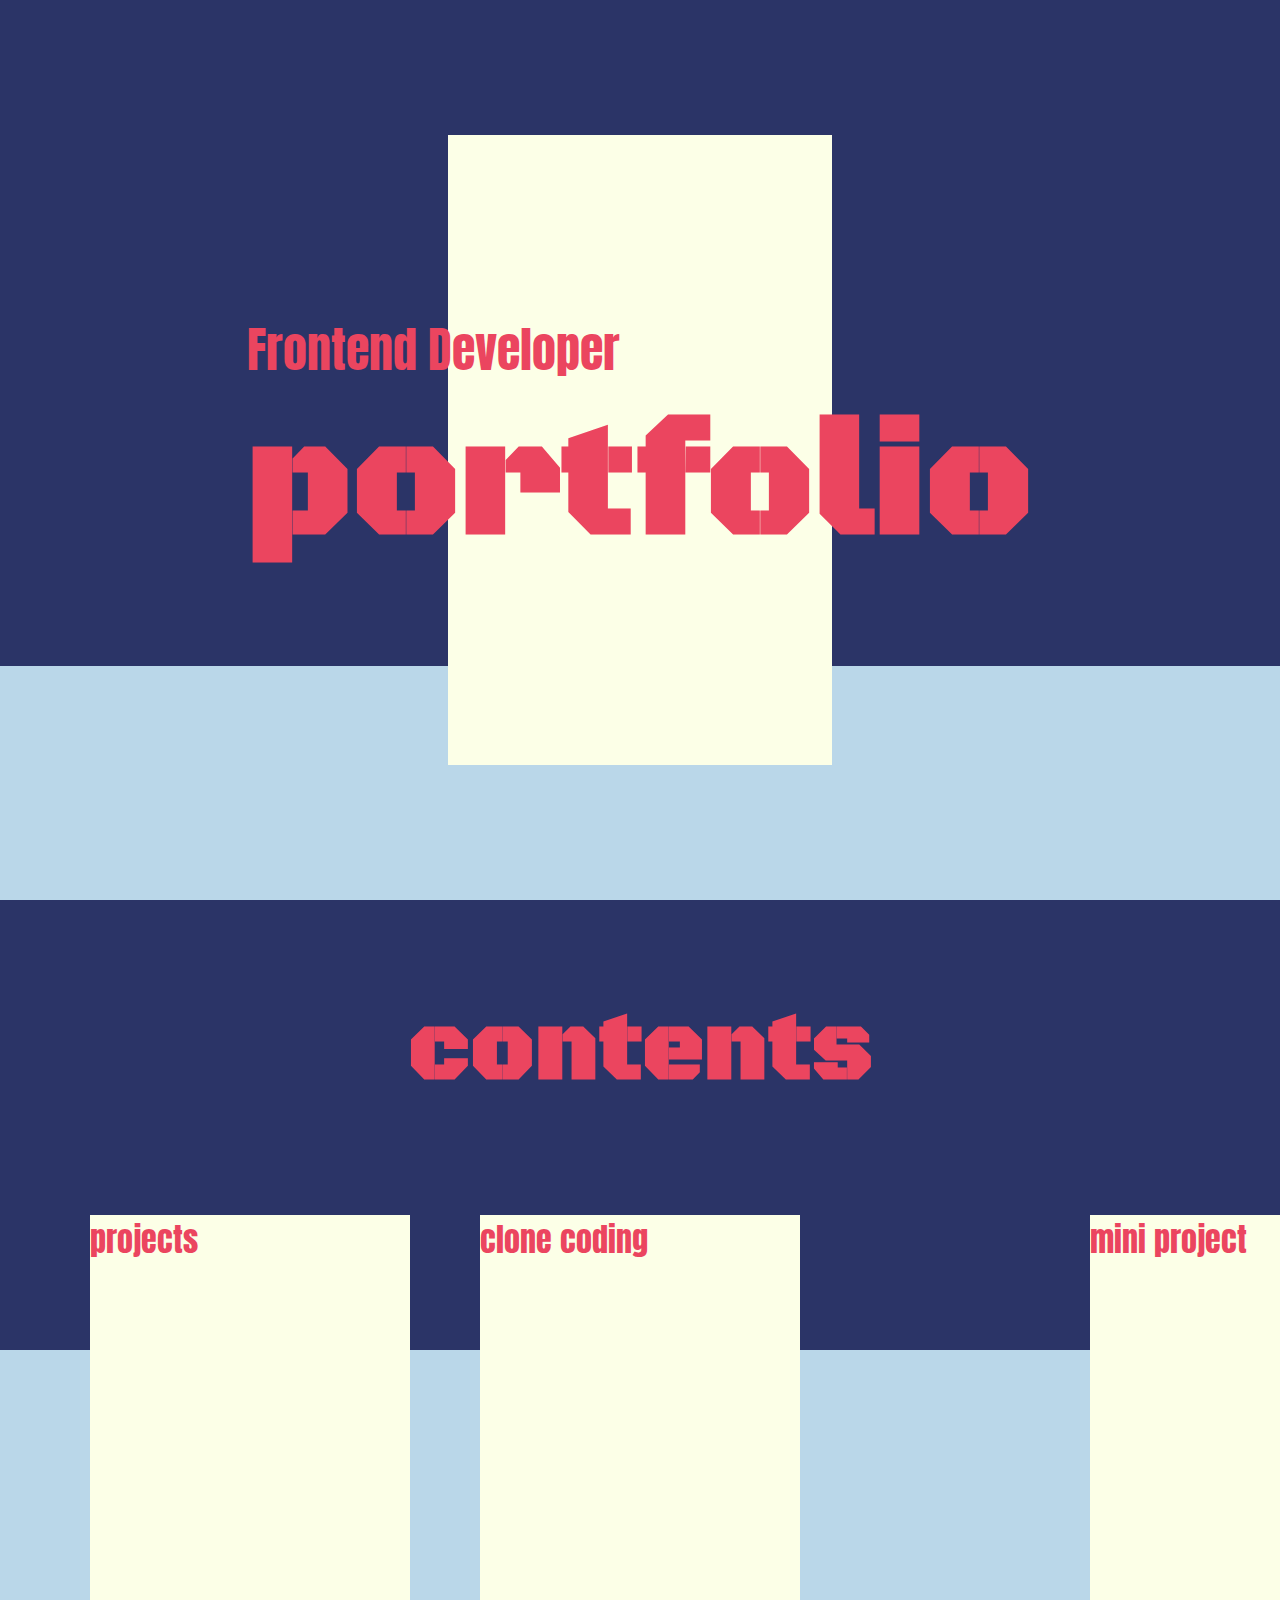
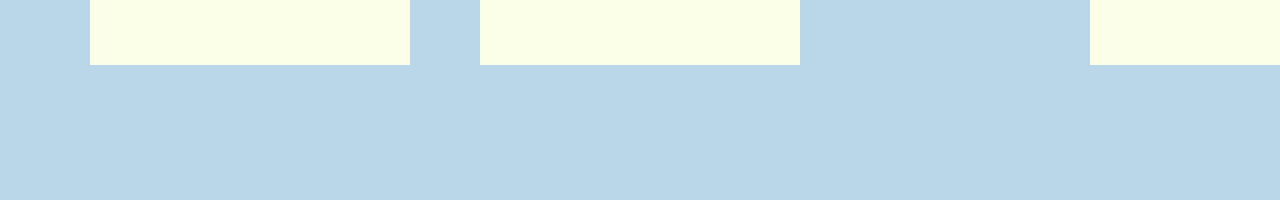
<file: index.html>
<!DOCTYPE html>
<html lang="en">
<head>
  <meta charset="UTF-8">
  <meta name="viewport" content="width=device-width, initial-scale=1.0">
  <title>FE_portfolio</title>
  <link rel="stylesheet" href="css/style.css">
  <link rel="preconnect" href="https://fonts.googleapis.com">
  <link rel="preconnect" href="https://fonts.gstatic.com" crossorigin>
  <link href="https://fonts.googleapis.com/css2?family=Anton&family=Black+Ops+One&display=swap" rel="stylesheet">
</head>
<body>
  <div class="wrap">
    <div class="bg-container">
      <div class="container-1"></div>
      <div class="container-2"></div>
      <div class="container-3"></div>  
      <div class="text">
        <p>Frontend Developer</p>
        <h1>
          portfolio
        </h1>  
      </div> 
    </div> 
    <div class="content">
      <h1>
        <p>contents</p>
      </h1>
      <ul class="contents-list">
        <li class="list1">
          <p>projects</p>
        </li>
        <li class="list2">
          <p>clone coding</p>
        </li>
        <li class="list3">
          <p>mini project</p>
        </li>
      </ul>
    </div>
  </div>
</body>
</html>
</file>
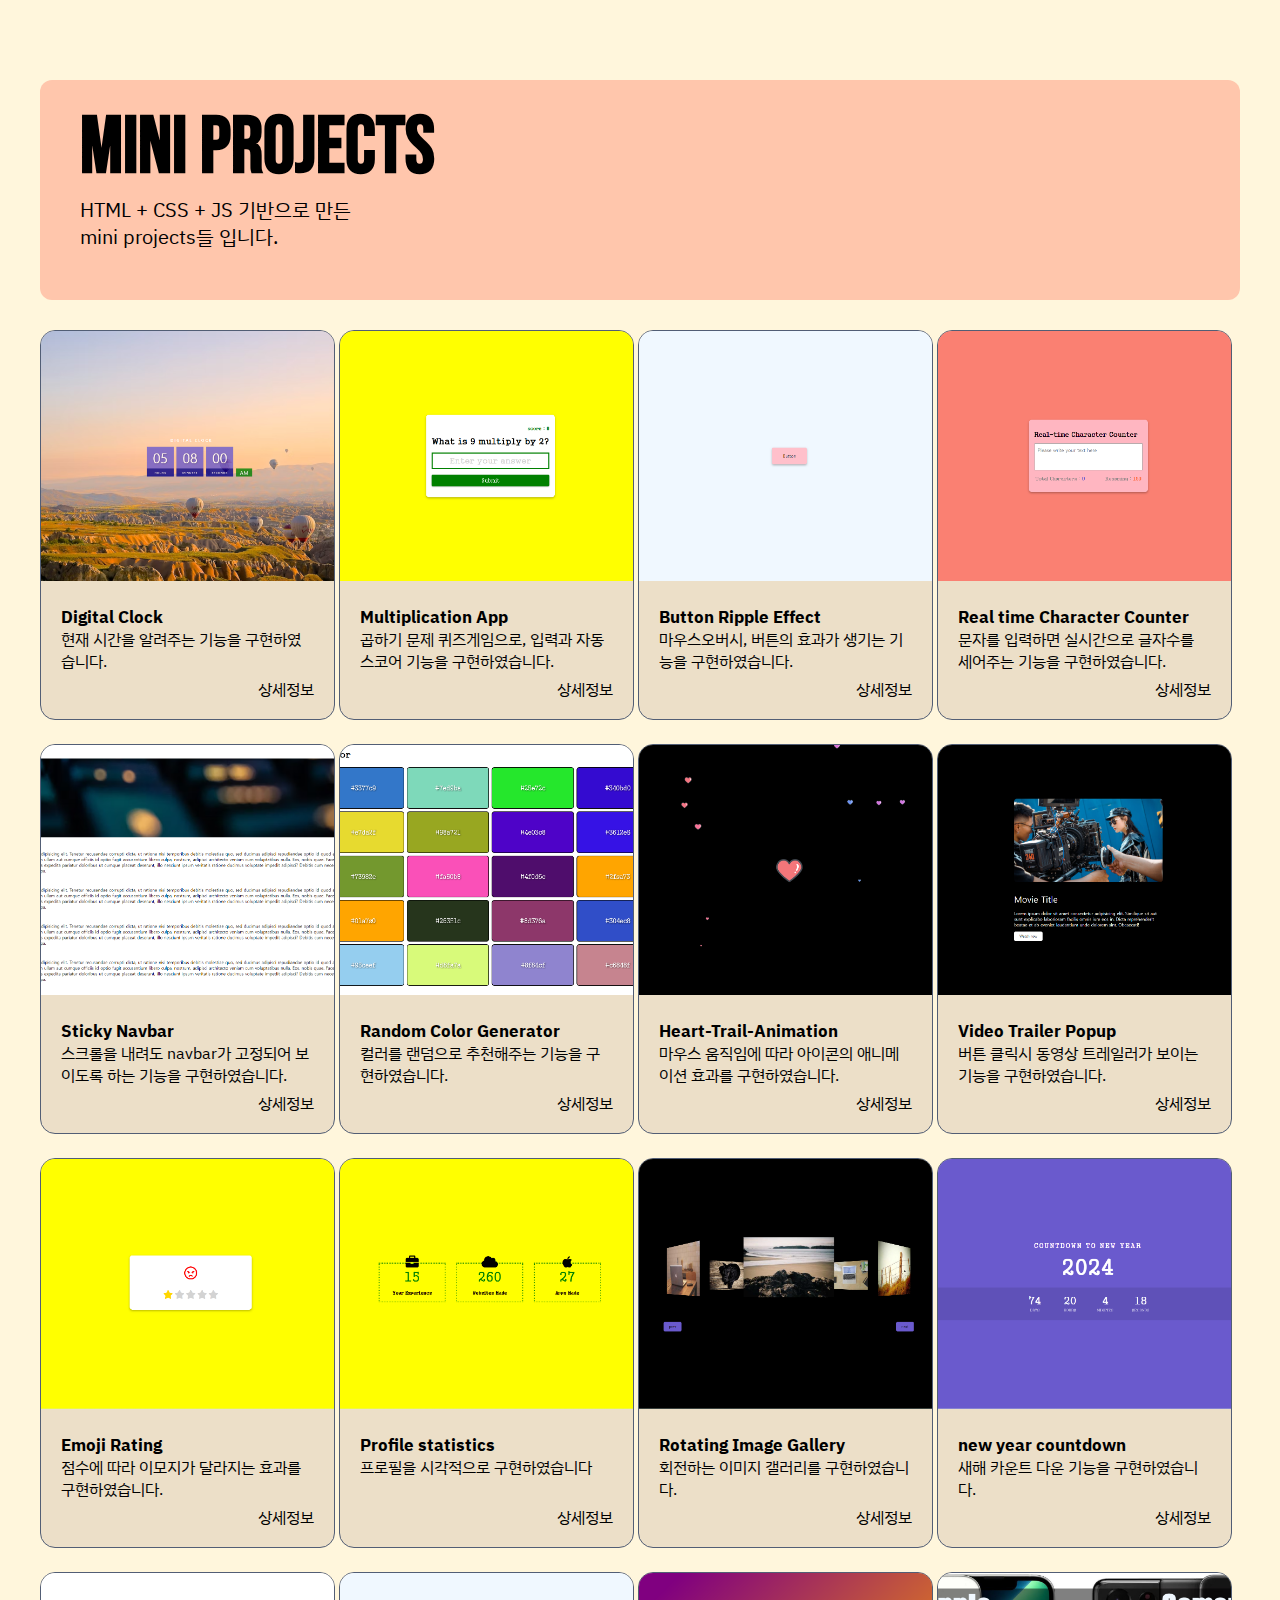
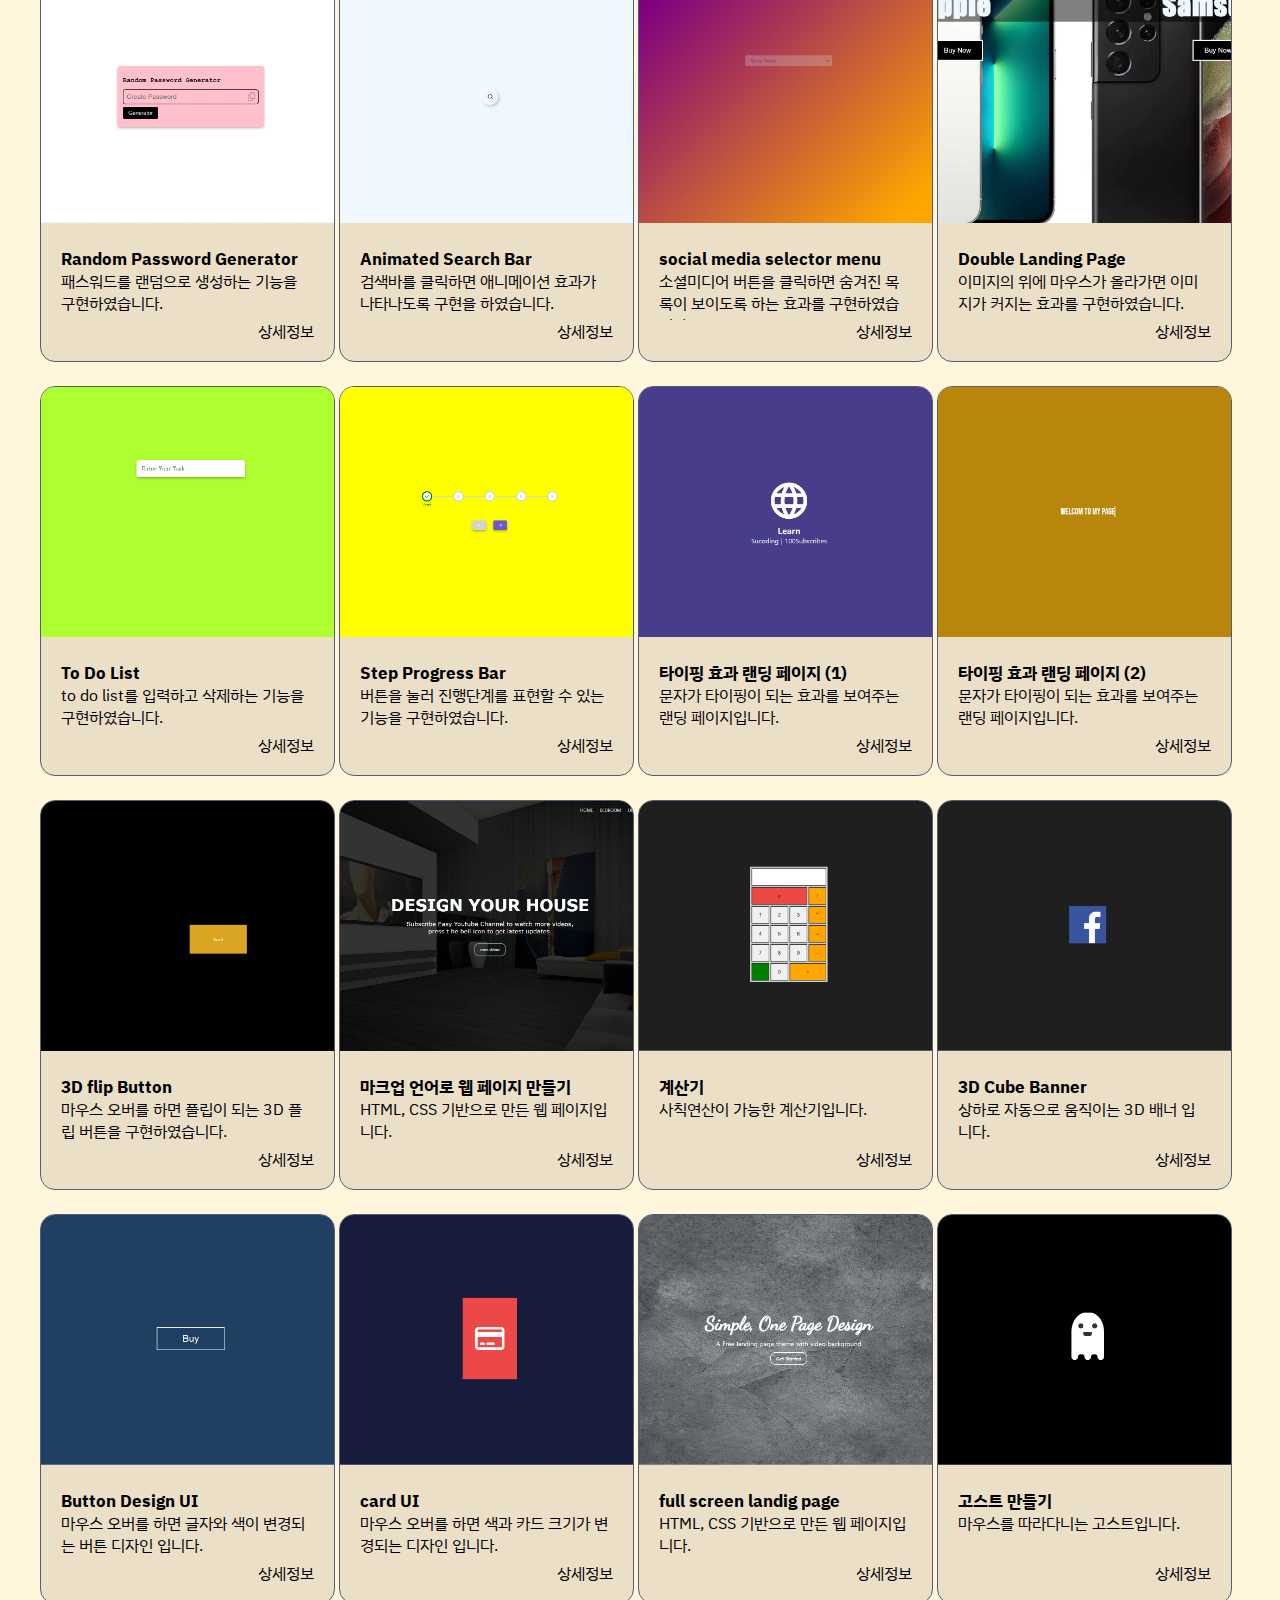
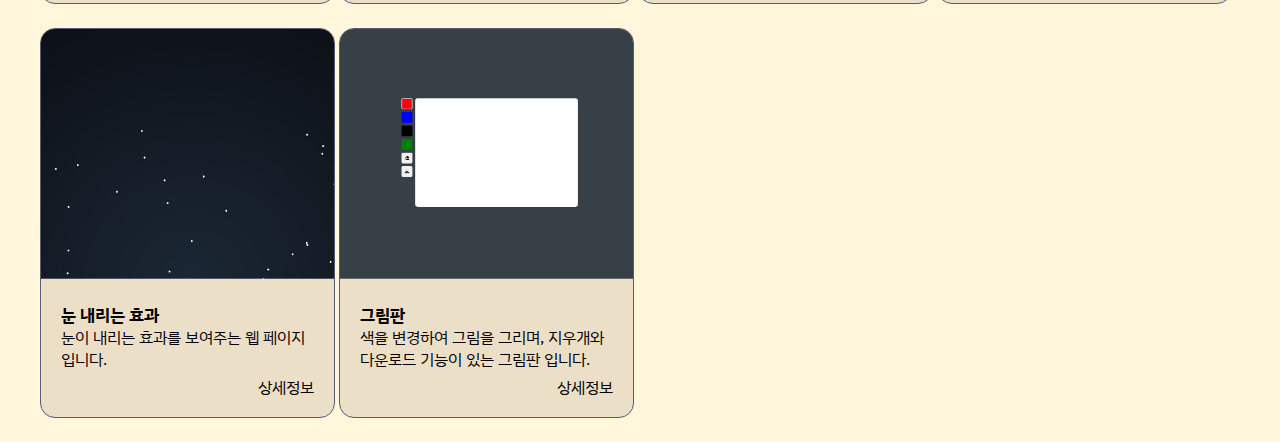
<file: detail.html>
<!DOCTYPE html>
<html lang="ko">
<head>
  <meta charset="UTF-8">
  <meta name="viewport" content="width=device-width, initial-scale=1.0">
  <link rel="preconnect" href="https://fonts.googleapis.com">
  <link rel="preconnect" href="https://fonts.gstatic.com" crossorigin>
  <link href="https://fonts.googleapis.com/css2?family=Bebas+Neue&family=IBM+Plex+Sans+KR:wght@500&display=swap" rel="stylesheet">
  <link rel="stylesheet" href="css/detail.css">
  <title>detail</title>
</head>
<body>
  <div class="container">
    <main>
      <h1>Mini Projects</h1>
      <p>HTML + CSS + JS 기반으로 만든 <br>mini projects들 입니다.</p>
    </main>
    <section>
      <ul class="list">
        <!-- 16 HTML + css + js 프로젝트  -->
        <li class="listItem">
          <a href="https://onhope.github.io/Digital-Clock/">
            <img src="image/23.png" alt="">
          </a>
          <div class="desc">
            <h2>Digital Clock</h2>
            <p>현재 시간을 알려주는 기능을 구현하였습니다.</p>  
            <a href="#" class="info">상세정보</a>
          </div>
        </li>
        <li class="listItem">
          <a href="https://onhope.github.io/Multiplication-App/">
            <img src="image/24.png" alt="">
          </a>
          <div class="desc">
            <h2>Multiplication App</h2>
            <p>곱하기 문제 퀴즈게임으로, 입력과 자동 스코어 기능을 구현하였습니다.</p>  
            <a href="#" class="info">상세정보</a>
          </div>
        </li>
        <li class="listItem">
          <a href="https://onhope.github.io/Button-Ripple-Effect/">
            <img src="image/25.png" alt="">
          </a>
          <div class="desc">
            <h2>Button Ripple Effect</h2>
            <p>마우스오버시, 버튼의 효과가 생기는 기능을 구현하였습니다.</p>  
            <a href="#" class="info">상세정보</a>
          </div>
        </li>
        <li class="listItem">
          <a href="https://onhope.github.io/emoji_rating/">
            <img src="image/26.png" alt="">
          </a>
          <div class="desc">
            <h2>Real time Character Counter</h2>
            <p>문자를 입력하면 실시간으로 글자수를 세어주는 기능을 구현하였습니다.</p>  
            <a href="#" class="info">상세정보</a>
          </div>
        </li>
        <li class="listItem">
          <a href="https://onhope.github.io/Sticky-Navbar/">
            <img src="image/27.png" alt="">
          </a>
          <div class="desc">
            <h2>Sticky Navbar</h2>
            <p>스크롤을 내려도 navbar가 고정되어 보이도록 하는 기능을 구현하였습니다.</p>  
            <a href="#" class="info">상세정보</a>
          </div>
        </li>
        <li class="listItem">
          <a href="https://onhope.github.io/Random-Color-Generator/">
            <img src="image/28.png" alt="">
          </a>
          <div class="desc">
            <h2>Random Color Generator</h2>
            <p>컬러를 랜덤으로 추천해주는 기능을 구현하였습니다.</p>  
            <a href="#" class="info">상세정보</a>
          </div>
        </li>
        <li class="listItem">
          <a href="https://onhope.github.io/Heart-Trail-Animation/">
            <img src="image/29.png" alt="">
          </a>
          <div class="desc">
            <h2>Heart-Trail-Animation</h2>
            <p>마우스 움직임에 따라 아이콘의 애니메이션 효과를 구현하였습니다.</p>  
            <a href="#" class="info">상세정보</a>
          </div>
        </li>
        <li class="listItem">
          <a href="https://onhope.github.io/Video-Trailer-Popup/">
            <img src="image/30.png" alt="">
          </a>
          <div class="desc">
            <h2>Video Trailer Popup</h2>
            <p>버튼 클릭시 동영상 트레일러가 보이는 기능을 구현하였습니다.</p>  
            <a href="#" class="info">상세정보</a>
          </div>
        </li>
        <!-- 10 바닐라 js 프로젝트 -->
        <li class="listItem">
          <a href="https://onhope.github.io/emoji_rating/">
            <img src="image/13.png" alt="">
          </a>
          <div class="desc">
            <h2>Emoji Rating</h2>
            <p>점수에 따라 이모지가 달라지는 효과를 구현하였습니다.</p>  
            <a href="#" class="info">상세정보</a>
          </div>
        </li>
        <li class="listItem">
          <a href="https://onhope.github.io/Profile_statistics/">
            <img src="image/14.png" alt="">
          </a>
          <div class="desc">
            <h2>Profile statistics</h2>
            <p>프로필을 시각적으로 구현하였습니다</p>  
            <a href="#" class="info">상세정보</a>
          </div>
        </li>
        <li class="listItem">
          <a href="https://onhope.github.io/Rotating-Image-Gallery/">
            <img src="image/15.png" alt="">
          </a>
          <div class="desc">
            <h2>Rotating Image Gallery</h2>
            <p>회전하는 이미지 갤러리를 구현하였습니다.</p>  
            <a href="#" class="info">상세정보</a>
          </div>
        </li>
        <li class="listItem">
          <a href="https://onhope.github.io/new-year-countdown/">
            <img src="image/16.png" alt="">
          </a>
          <div class="desc">
            <h2>new year countdown</h2>
            <p>새해 카운트 다운 기능을 구현하였습니다.</p>  
            <a href="#" class="info">상세정보</a>
          </div>
        </li>
        <li class="listItem">
          <a href="https://onhope.github.io/Random-Password-Generator/">
            <img src="image/17.png" alt="">
          </a>
          <div class="desc">
            <h2>Random Password Generator</h2>
            <p>패스워드를 랜덤으로 생성하는 기능을 구현하였습니다.</p>  
            <a href="#" class="info">상세정보</a>
          </div>
        </li>
        <li class="listItem">
          <a href="https://onhope.github.io/Animated-Search-Bar/">
            <img src="image/18.png" alt="">
          </a>
          <div class="desc">
            <h2>Animated Search Bar</h2>
            <p>검색바를 클릭하면 애니메이션 효과가 나타나도록 구현을 하였습니다.</p>  
            <a href="#" class="info">상세정보</a>
          </div>
        </li>
        <li class="listItem">
          <a href="https://onhope.github.io/social-media-selector-menu/">
            <img src="image/19.png" alt="">
          </a>
          <div class="desc">
            <h2>social media selector menu</h2>
            <p>소셜미디어 버튼을 클릭하면 숨겨진 목록이 보이도록 하는 효과를 구현하였습니다. </p>  
            <a href="#" class="info">상세정보</a>
          </div>
        </li>
        <li class="listItem">
          <a href="https://onhope.github.io/Double-Landing-Page/">
            <img src="image/20.png" alt="">
          </a>
          <div class="desc">
            <h2>Double Landing Page</h2>
            <p>이미지의 위에 마우스가 올라가면 이미지가 커지는 효과를 구현하였습니다.</p>  
            <a href="#" class="info">상세정보</a>
          </div>
        </li>
        <li class="listItem">
          <a href="https://onhope.github.io/To-Do-List/">
            <img src="image/21.png" alt="">
          </a>
          <div class="desc">
            <h2>To Do List</h2>
            <p>to do list를 입력하고 삭제하는 기능을 구현하였습니다.</p>  
            <a href="#" class="info">상세정보</a>
          </div>
        </li>
        <li class="listItem">
          <a href="https://onhope.github.io/Step-Progress-Bar/">
            <img src="image/22.png" alt="">
          </a>
          <div class="desc">
            <h2>Step Progress Bar</h2>
            <p>버튼을 눌러 진행단계를 표현할 수 있는 기능을 구현하였습니다.</p>  
            <a href="#" class="info">상세정보</a>
          </div>
        </li>
        <!-- 수코딩 -->
        <li class="listItem">
          <a href="https://onhope.github.io/typing_effective_page1/">
            <img src="image/1.png" alt="">
          </a>
          <div class="desc">
            <h2>타이핑 효과 랜딩 페이지 (1)</h2>
            <p>문자가 타이핑이 되는 효과를 보여주는 랜딩 페이지입니다.</p>  
            <a href="#" class="info">상세정보</a>
          </div>
        </li>
        <li class="listItem">
          <a href="https://onhope.github.io/typing_effective_page2/">
            <img src="image/2.png" alt="">
          </a>
          <div class="desc">
            <h2>타이핑 효과 랜딩 페이지 (2)</h2>
            <p>문자가 타이핑이 되는 효과를 보여주는 랜딩 페이지입니다.</p>  
            <a href="#">상세정보</a>
          </div>
        </li>
        <li class="listItem">
          <a href="https://onhope.github.io/3d_Button/">
            <img src="image/3.png" alt="">
          </a>
          <div class="desc">
            <h2>3D flip Button</h2>
            <p>마우스 오버를 하면 플립이 되는 3D 플립 버튼을 구현하였습니다.</p>
            <a href="#">상세정보</a>
          </div>          
        </li>
        <li class="listItem">
          <a href="https://onhope.github.io/markup_webPage/">
            <img src="image/4.png" alt="">
          </a>
          <div class="desc">
            <h2>마크업 언어로 웹 페이지 만들기</h2>
            <p>HTML, CSS 기반으로 만든 웹 페이지입니다.</p>  
            <a href="#">상세정보</a>
          </div>
        </li>
        <li class="listItem">
          <a href="https://onhope.github.io/calculator/">
            <img src="image/5.png" alt="">
          </a>
          <div class="desc">
            <h2>계산기</h2>
            <p>사칙연산이 가능한 계산기입니다.</p>  
            <a href="#">상세정보</a>
          </div>
        </li>
        <li class="listItem">
          <a href="https://onhope.github.io/3D_Cube_Banner/">
            <img src="image/6.png" alt="">
          </a>
          <div class="desc">
            <h2>3D Cube Banner</h2>
            <p>상하로 자동으로 움직이는 3D 배너 입니다.</p>  
            <a href="#">상세정보</a>
          </div>
        </li>
        <li class="listItem">
          <a href="https://onhope.github.io/Button_Design_UI/">
            <img src="image/7.png" alt="">
          </a>
          <div class="desc">
            <h2>Button Design UI</h2>
            <p>마우스 오버를 하면 글자와 색이 변경되는 버튼 디자인 입니다.</p>  
            <a href="#">상세정보</a>
          </div>
        </li>
        <li class="listItem">
          <a href="https://onhope.github.io/Card-UI/">
            <img src="image/8.png" alt="">
          </a>
          <div class="desc">
            <h2>card UI</h2>
            <p>마우스 오버를 하면 색과 카드 크기가 변경되는 디자인 입니다.</p>  
            <a href="#">상세정보</a>
          </div>
        </li>
        <li class="listItem">
          <a href="https://onhope.github.io/Full-Screen-Landing-Page-/">
            <img src="image/9.png" alt="">
          </a>
          <div class="desc">
            <h2>full screen landig page</h2>
            <p>HTML, CSS 기반으로 만든 웹 페이지입니다.</p>  
            <a href="#">상세정보</a>
          </div>
        </li>
        <li class="listItem">
          <a href="https://onhope.github.io/making-ghost/">
            <img src="image/10.png" alt="">
          </a>
          <div class="desc">
            <h2>고스트 만들기</h2>
            <p>마우스를 따라다니는 고스트입니다.</p>  
            <a href="#">상세정보</a>
          </div>
        </li>
        <li class="listItem">
          <a href="https://onhope.github.io/snow-effective/">
            <img src="image/11.png" alt="">
          </a>
          <div class="desc">
            <h2>눈 내리는 효과</h2>
            <p>눈이 내리는 효과를 보여주는 웹 페이지입니다.</p>  
            <a href="#">상세정보</a>
          </div>
        </li>
        <li class="listItem">
          <a href="https://onhope.github.io/paint-app/">
            <img src="image/12.png" alt="">
          </a>
          <div class="desc">
            <h2>그림판</h2>
            <p>색을 변경하여 그림을 그리며, 지우개와 다운로드 기능이 있는 그림판 입니다.</p>  
            <a href="#">상세정보</a>
          </div>
        </li>
      </ul>
    </section>
  </div>
</body>
</html>
</file>
<file: css/style.css>
* {
  margin: 0;
  padding: 0;
  box-sizing: border-box;
}

li {
  list-style: none;
}

body {
  font-family: 'Anton', sans-serif;
  color: #EB455F;
}

h1 {
  font-family: 'Black Ops One', cursive;
}

.bg-container {
  width: 100%;
  height: 100vh;
}

.container-1 {
  background-color: #2B3467;
  width: 100%;
  height: 74vh;
}
.container-2 {
  background-color: #BAD7E9;
  width: 100%;
  height: 26vh;
}

.container-3 {
  background-color: #FCFFE7;
  width: 30%;
  height: 70%;
  position: absolute;
  top: 50%;
  left: 50%;
  transform: translate(-50%, -50%);
}

.text {
  position: absolute;
  top: 50%;
  left: 50%;
  transform: translate(-50%, -50%);
}

.text p {
  font-size: 3rem;
}

.text h1 {
  font-size: 10rem;
}

.content {
  width: 100%;
  height: 100vh;
  background-color: #363636;
  position: relative;
}

.content > h1 {
  font-size: 6rem;
  width: 100%;
  height: 50vh;
  background-color: #2B3467;
  display: flex;
  align-items: center;
  justify-content: center;
  text-align: center;
}

.content > h1 > p {
  position: absolute;
  top: 10%;
}

.content > ul {
  width: 100%;
  height: 50vh;
  background-color:  #BAD7E9;
}

.content > ul > li {
  width: 25%;
  height: 50%;
  background-color: #FCFFE7;
  position: absolute;
  top: 60%;
  left: 50%;
  transform: translate(-50%, -50%);
}

.content > ul > li:nth-child(1) {
  left: 250px;
}

.content > ul > li:nth-child(3) {
  left: 1250px;
}

.content > ul > li > p {
  font-size: 2rem;
}
</file>
<file: css/detail.css>
* {
  margin: 0;
  padding: 0;
  box-sizing: border-box;
}

ul, li {
  list-style: none;
  color: inherit;
}

a {
  text-decoration: none;
  color: inherit;
}

body {
  background-color: #FFF6DC;
}

.container {
  width: 1200px;
  margin: 0 auto;
  margin-top: 80px;
}

main {
  background-color: #FFC6AC;
  height: 220px;
  border-radius: 12px;
}

main h1 {
  font-family: 'Bebas Neue', sans-serif;
  padding-top: 20px;
  padding-left: 40px;
  font-size: 80px;
}

main p {
  font-family: 'IBM Plex Sans KR', sans-serif;
  font-size: 20px;
  padding-left: 40px;
}

section {
  /* background-color: #C4C1A4; */
  margin-top: 30px;
}

section .list .listItem {
  width: 295px;
  height: 390px;
  border-radius: 15px;
  overflow: hidden;
  display: inline-block;
  background-color: #ECDFC8;
  border: 1px solid #525E75;
  margin-bottom: 20px;
}

section .list .listItem .desc {
  font-family: 'IBM Plex Sans KR', sans-serif;
  margin-top: 20px;
  margin-left: 20px;
}

section .list .listItem h2 {
  font-weight: bold;
  font-size: 17px;

}

section .list .listItem img {
  width: 300px;
  height: 250px;
  object-fit: cover;
}

section .list .listItem .desc p {
  width: 250px;
  height: 50px;
  overflow: hidden;
}
section .list .listItem .desc a {
  display: block;
  text-align: right;
  margin-right: 20px;
}
</file>
